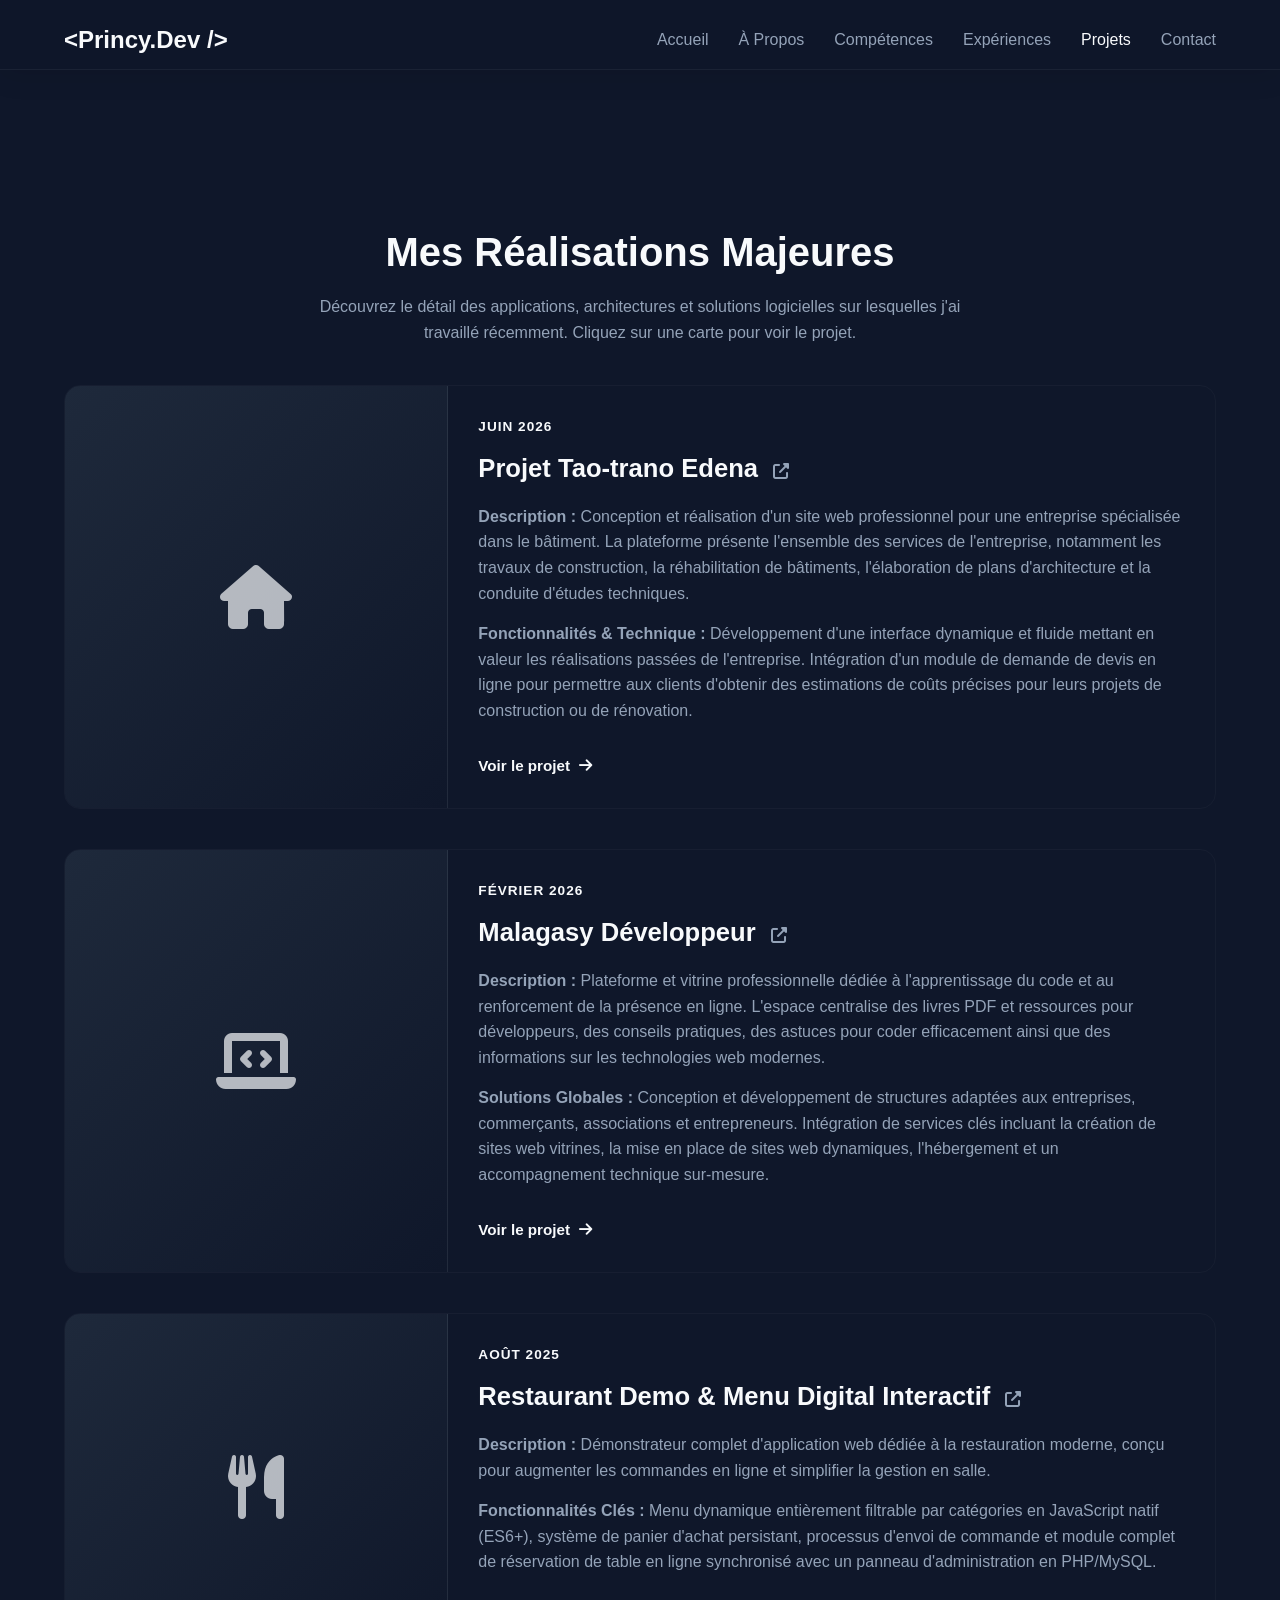
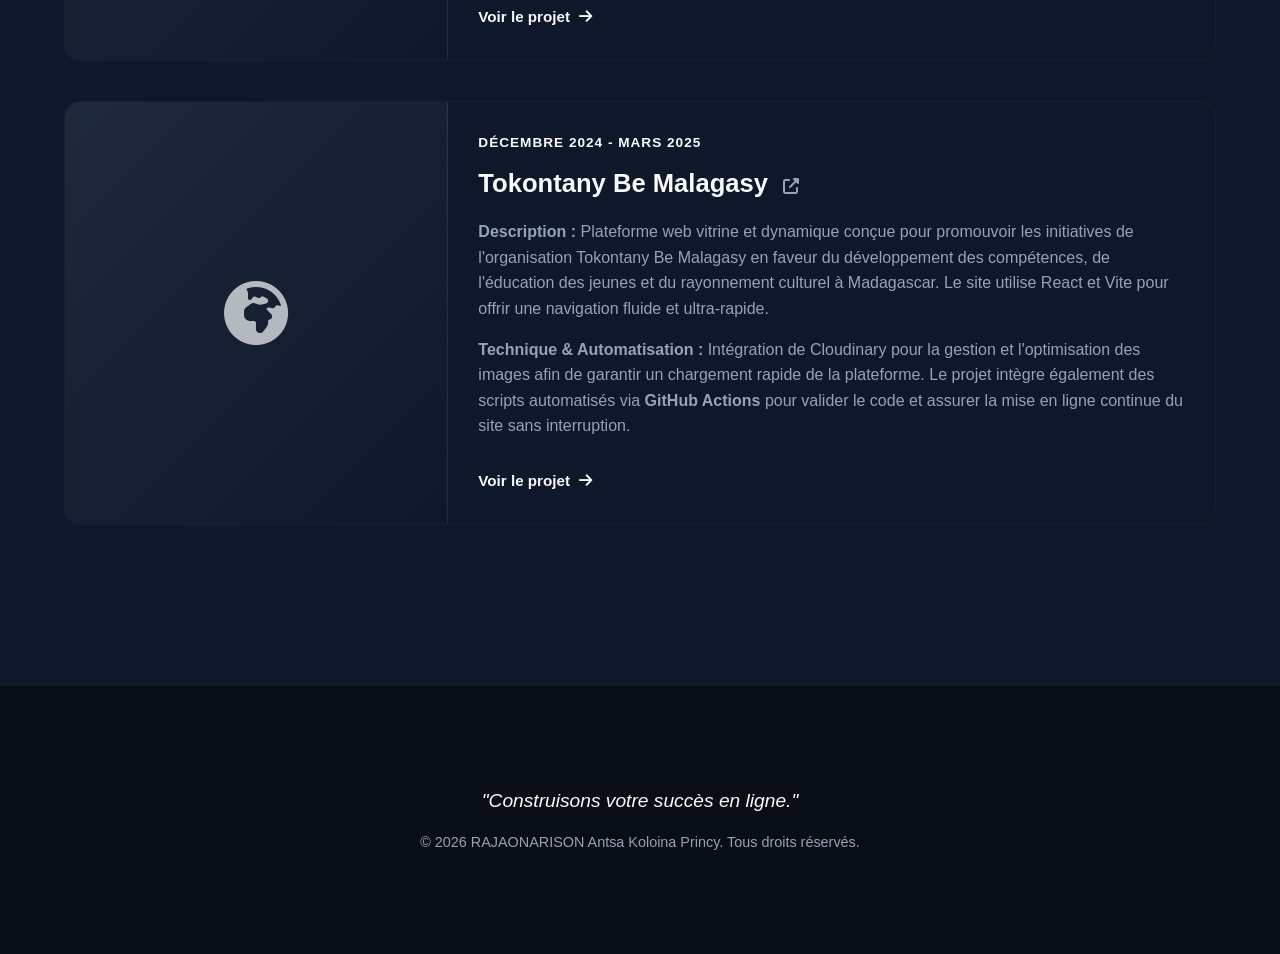
<file: projets.html>
<!DOCTYPE html>
<html lang="fr">
<head>
    <meta charset="UTF-8">
    <meta name="viewport" content="width=device-width, initial-scale=1.0">
    <title>Projets | RAJAONARISON Antsa Koloina Princy</title>
    <link rel="stylesheet" href="style.css">
    <link rel="stylesheet" href="https://cdnjs.cloudflare.com/ajax/libs/font-awesome/6.4.0/css/all.min.css">
</head>
<body>

    <header class="navbar">
        <div class="nav-container">
            <a href="index.html" class="logo">&lt;Princy.<span class="accent">Dev</span> /&gt;</a>
            <nav class="nav-links">
                <a href="index.html" class="nav-link">Accueil</a>
                <a href="propos.html" class="nav-link">À Propos</a>
                <a href="competences.html" class="nav-link">Compétences</a>
                <a href="experiences.html" class="nav-link">Expériences</a>
                <a href="projets.html" class="nav-link active">Projets</a>
                <a href="contact.html" class="nav-link">Contact</a>
            </nav>
            <div class="menu-toggle" id="mobile-menu" aria-label="Ouvrir le menu" role="button" tabindex="0">
                <span class="bar"></span><span class="bar"></span><span class="bar"></span>
            </div>
        </div>
    </header>

    <main class="page-container">
        <section class="detailed-section">
            <div class="container">
                <h1 class="page-title">Mes Réalisations <span class="accent">Majeures</span></h1>
                <p class="section-intro">Découvrez le détail des applications, architectures et solutions logicielles sur lesquelles j'ai travaillé récemment. Cliquez sur une carte pour voir le projet.</p>

                <div class="projects-detailed-gallery">

                    <a href="https://princy420.github.io/tao-trano_Edena/" target="_blank" rel="noopener noreferrer" class="project-detail-block">
                        <div class="project-media-placeholder">
                            <i class="fas fa-home project-large-icon"></i>
                        </div>
                        <div class="project-text-content">
                            <span class="project-detailed-tag">Juin 2026</span>
                            <h2>Projet Tao-trano Edena <i class="fas fa-external-link-alt external-icon"></i></h2>
                            <p>
                                <strong>Description :</strong> Conception et réalisation d'un site web professionnel pour une entreprise spécialisée dans le bâtiment. La plateforme présente l'ensemble des services de l'entreprise, notamment les travaux de construction, la réhabilitation de bâtiments, l'élaboration de plans d'architecture et la conduite d'études techniques.
                            </p>
                            <p>
                                <strong>Fonctionnalités & Technique :</strong> Développement d'une interface dynamique et fluide mettant en valeur les réalisations passées de l'entreprise. Intégration d'un module de demande de devis en ligne pour permettre aux clients d'obtenir des estimations de coûts précises pour leurs projets de construction ou de rénovation.
                            </p>
                            <span class="btn-project-link">Voir le projet <i class="fas fa-arrow-right"></i></span>
                        </div>
                    </a>
                    

                    <!-- PROJET 3 : MALAGASY DÉVELOPPEUR -->
                    <a href="https://malagasydeveloppeur.netlify.app/" target="_blank" rel="noopener noreferrer" class="project-detail-block">
                        <div class="project-media-placeholder">
                            <i class="fas fa-laptop-code project-large-icon"></i>
                        </div>
                        <div class="project-text-content">
                            <span class="project-detailed-tag">Février 2026</span>
                            <h2>Malagasy Développeur <i class="fas fa-external-link-alt external-icon"></i></h2>
                            <p>
                                <strong>Description :</strong> Plateforme et vitrine professionnelle dédiée à l'apprentissage du code et au renforcement de la présence en ligne. L'espace centralise des livres PDF et ressources pour développeurs, des conseils pratiques, des astuces pour coder efficacement ainsi que des informations sur les technologies web modernes.
                            </p>
                            <p>
                                <strong>Solutions Globales :</strong> Conception et développement de structures adaptées aux entreprises, commerçants, associations et entrepreneurs. Intégration de services clés incluant la création de sites web vitrines, la mise en place de sites web dynamiques, l'hébergement et un accompagnement technique sur-mesure.
                            </p>
                            <span class="btn-project-link">Voir le projet <i class="fas fa-arrow-right"></i></span>
                        </div>
                    </a>
                    
                    <!-- PROJET 2 : L'ETOILE DOREE -->
                    <a href="https://princy420.github.io/Projet-Restau/" target="_blank" rel="noopener noreferrer" class="project-detail-block">
                        <div class="project-media-placeholder">
                            <i class="fas fa-utensils project-large-icon"></i>
                        </div>
                        <div class="project-text-content">
                            <span class="project-detailed-tag">Août 2025</span>
                            <h2>Restaurant Demo & Menu Digital Interactif <i class="fas fa-external-link-alt external-icon"></i></h2>
                            <p>
                                <strong>Description :</strong> Démonstrateur complet d'application web dédiée à la restauration moderne, conçu pour augmenter les commandes en ligne et simplifier la gestion en salle.
                            </p>
                            <p>
                                <strong>Fonctionnalités Clés :</strong> Menu dynamique entièrement filtrable par catégories en JavaScript natif (ES6+), système de panier d'achat persistant, processus d'envoi de commande et module complet de réservation de table en ligne synchronisé avec un panneau d'administration en PHP/MySQL.
                            </p>
                            <span class="btn-project-link">Voir le projet <i class="fas fa-arrow-right"></i></span>
                        </div>
                    </a>


                    <!-- PROJET 1 : TOOKONTANY BE MALAGASY -->
                    <a href="https://rinaudgael.github.io/Final-TBM/" target="_blank" rel="noopener noreferrer" class="project-detail-block">
                        <div class="project-media-placeholder">
                            <i class="fas fa-globe-africa project-large-icon"></i>
                        </div>
                        <div class="project-text-content">
                            <span class="project-detailed-tag">Décembre 2024 - Mars 2025</span>
                            <h2>Tokontany Be Malagasy <i class="fas fa-external-link-alt external-icon"></i></h2>
                            <p>
                                <strong>Description :</strong> Plateforme web vitrine et dynamique conçue pour promouvoir les initiatives de l'organisation Tokontany Be Malagasy en faveur du développement des compétences, de l'éducation des jeunes et du rayonnement culturel à Madagascar. Le site utilise React et Vite pour offrir une navigation fluide et ultra-rapide.
                            </p>
                            <p>
                                <strong>Technique & Automatisation :</strong> Intégration de Cloudinary pour la gestion et l'optimisation des images afin de garantir un chargement rapide de la plateforme. Le projet intègre également des scripts automatisés via <strong>GitHub Actions</strong> pour valider le code et assurer la mise en ligne continue du site sans interruption.
                            </p>
                            <span class="btn-project-link">Voir le projet <i class="fas fa-arrow-right"></i></span>
                        </div>
                    </a>

                </div>
            </div>
        </section>
    </main>

    <footer class="footer">
        <div class="container footer-content">
            <p class="footer-slogan">"Construisons votre succès en ligne."</p>
            <p class="copyright">&copy; 2026 RAJAONARISON Antsa Koloina Princy. Tous droits réservés.</p>
        </div>
    </footer

    <script src="script.js"></script>
</body>
</html>
</file>
<file: style.css>
* {
    margin: 0;
    padding: 0;
    box-sizing: border-box;
    font-family: 'Segoe UI', Tahoma, Geneva, Verdana, sans-serif;
    scroll-behavior: smooth;
}



:root {
    --bg-main: #0f172a;
    --bg-surface: #1e293b;
    --accent: #0ea5e9;
    --accent-hover: #38bdf8;
    --text-primary: #f8fafc;
    --text-secondary: #94a3b8;
    --border: #334155;
    --navbar-height: 70px;
}

body {
    background-color: var(--bg-main);
    color: var(--text-primary);
    overflow-x: hidden;
}

.container {
    width: 90%;
    max-width: 1200px;
    margin: 0 auto;
    padding: 60px 0;
}

.accent { color: var(--accent); }

.btn {
    display: inline-block;
    padding: 12px 28px;
    border-radius: 8px;
    font-weight: 600;
    text-decoration: none;
    transition: all 0.3s ease;
}

.btn-primary { background-color: var(--accent); color: #fff; border: 2px solid var(--accent); }
.btn-primary:hover { background-color: var(--accent-hover); border-color: var(--accent-hover); transform: translateY(-2px); }
.btn-secondary { background-color: transparent; color: var(--text-primary); border: 2px solid var(--border); margin-left: 15px; }
.btn-secondary:hover { border-color: var(--accent); color: var(--accent); transform: translateY(-2px); }
.w-100 { width: 100%; }

/* NAVBAR  */
.navbar {
    position: fixed;
    top: 0; left: 0; width: 100%; height: var(--navbar-height);
    background: rgba(15, 23, 42, 0.85);
    backdrop-filter: blur(12px); -webkit-backdrop-filter: blur(12px);
    border-bottom: 1px solid var(--border); z-index: 1000;
}

.nav-container {
    max-width: 1200px; width: 90%; height: 100%; margin: 0 auto;
    display: flex; justify-content: space-between; align-items: center;
}

.logo { font-size: 1.5rem; font-weight: 700; color: var(--text-primary); text-decoration: none; }
.nav-links { display: flex; gap: 30px; }
.nav-link { color: var(--text-secondary); text-decoration: none; font-weight: 500; position: relative; padding: 5px 0; transition: color 0.3s; }
.nav-link:hover, .nav-link.active { color: var(--accent); }
.nav-link::after { content: ''; position: absolute; bottom: 0; left: 0; width: 0; height: 2px; background-color: var(--accent); transition: width 0.3s; }
.nav-link:hover::after, .nav-link.active::after { width: 100%; }

.menu-toggle { display: none; flex-direction: column; gap: 5px; cursor: pointer; }
.menu-toggle .bar { width: 25px; height: 3px; background-color: var(--text-primary); transition: all 0.3s; }

/* HERO */
.hero-section {
    min-height: 100vh; display: flex; align-items: center; position: relative;
    padding-top: var(--navbar-height);
    background: radial-gradient(circle at 80% 20%, rgba(14, 165, 233, 0.15) 0%, transparent 50%);
}

.hero-container { width: 90%; max-width: 1200px; margin: 0 auto; display: flex; justify-content: space-between; align-items: center; gap: 50px; }
.hero-text { flex: 1; }
.hero-title { font-size: 2.8rem; line-height: 1.2; margin-bottom: 15px; }
.hero-dynamic-title { font-size: 1.8rem; color: var(--text-secondary); margin-bottom: 25px; }
.hero-description { color: var(--text-secondary); font-size: 1.1rem; line-height: 1.6; margin-bottom: 35px; }

.hero-image-container { flex: 1; display: flex; justify-content: center; }
.profile-card { position: relative; border-radius: 20px; padding: 10px; background: linear-gradient(145deg, var(--border), transparent); border: 1px solid var(--border); }
.profile-img { width: 280px; height: 360px; object-fit: cover; border-radius: 15px; }
.profile-badge { position: absolute; bottom: -15px; right: -15px; background-color: var(--accent); padding: 8px 16px; border-radius: 30px; font-family: monospace; font-weight: bold; }

.section-title { font-size: 2.2rem; text-align: center; margin-bottom: 50px; }
.about-section { background-color: var(--bg-surface); }
.personal-info { display: flex; flex-wrap: wrap; gap: 20px; margin-top: 30px; border-top: 1px solid var(--border); padding-top: 20px; }
.info-item { display: flex; align-items: center; gap: 10px; }

/* SKILLS & PROJECTS */
.skills-grid, .projects-grid { display: grid; grid-template-columns: repeat(auto-fit, minmax(250px, 1fr)); gap: 30px; }
.skills-card, .project-card { background-color: var(--bg-surface); padding: 30px; border-radius: 12px; border: 1px solid var(--border); transition: all 0.3s ease; }
.skills-card:hover, .project-card:hover { transform: translateY(-5px); border-color: var(--accent); }
.skills-icon { font-size: 2.5rem; color: var(--accent); margin-bottom: 20px; }
.skills-list { list-style: none; }
.skills-list li { margin-bottom: 8px; color: var(--text-secondary); }

/* TIMELINE */
.experience-section { background-color: var(--bg-surface); }
.timeline { max-width: 800px; margin: 0 auto; border-left: 2px solid var(--border); padding-left: 30px; position: relative; }
.timeline-item { margin-bottom: 40px; position: relative; }
.timeline-dot { position: absolute; left: -41px; top: 5px; width: 20px; height: 20px; background-color: var(--bg-main); border: 3px solid var(--accent); border-radius: 50%; }
.timeline-date { font-weight: 700; color: var(--accent); }

/* CONTACT & FOOTER */
.contact-wrapper { display: grid; grid-template-columns: 1fr 1fr; gap: 50px; max-width: 900px; margin: 0 auto; }
.contact-method { display: flex; align-items: center; gap: 15px; color: var(--text-secondary); text-decoration: none; margin-bottom: 15px; }
.contact-form-panel .form-group { margin-bottom: 15px; }
.contact-form-panel input, .contact-form-panel textarea { width: 100%; padding: 12px; background-color: var(--bg-surface); border: 1px solid var(--border); border-radius: 8px; color: #fff; }

.footer { background-color: #0b0f19; border-top: 1px solid var(--border); padding: 30px 0; text-align: center; }
.footer-slogan { font-style: italic; color: var(--text-secondary); margin-bottom: 10px; }

/* RESPONSIVE */
@media (max-width: 768px) {
    .hero-container, .contact-wrapper { flex-direction: column; grid-template-columns: 1fr; text-align: center; }
    .nav-links { display: none; }
}
:root {
    --primary-color: #0f172a;  
    --secondary-color: #1e293b
    --accent-color: #0ea5e9;   
    --text-color: #f8fafc;    
    --text-muted: #94a3b8;     
    --white: #ffffff;
    --font-main: 'Segoe UI', Tahoma, Geneva, Verdana, sans-serif;
    --transition: all 0.3s ease;
}

* {
    margin: 0;
    padding: 0;
    box-sizing: border-box;
    text-decoration: none;
    list-style: none;
}

html {
    scroll-behavior: smooth;
}

body {
    font-family: var(--font-main);
    background-color: var(--primary-color);
    color: var(--text-color);
    line-height: 1.6;
}

.container {
    width: 90%;
    max-width: 1200px;
    margin: 0 auto;
}

.accent {
    color: var(--accent-color);
}

/* Boutons globaux */
.btn {
    display: inline-block;
    padding: 12px 28px;
    border-radius: 8px;
    font-weight: 600;
    transition: var(--transition);
    cursor: pointer;
    border: none;
}

.btn-primary {
    background-color: var(--accent-color);
    color: var(--white);
}

.btn-primary:hover {
    opacity: 0.9;
    transform: translateY(-2px);
}

.btn-secondary {
    background-color: transparent;
    color: var(--text-color);
    border: 2px solid var(--text-muted);
}

.btn-secondary:hover {
    border-color: var(--accent-color);
    color: var(--accent-color);
    transform: translateY(-2px);
}

.w-100 { width: 100%; }

/* Titles */
.page-title {
    font-size: 2.5rem;
    margin-bottom: 10px;
    text-align: center;
}

.section-intro {
    text-align: center;
    color: var(--text-muted);
    max-width: 700px;
    margin: 0 auto 40px auto;
}

.navbar {
    position: fixed;
    top: 0;
    left: 0;
    width: 100%;
    background-color: rgba(15, 23, 42, 0.95);
    backdrop-filter: blur(10px);
    z-index: 1000;
    box-shadow: 0 4px 30px rgba(0, 0, 0, 0.1);
    border-bottom: 1px solid rgba(255, 255, 255, 0.05);
}

.nav-container {
    display: flex;
    justify-content: space-between;
    align-items: center;
    height: 80px;
    width: 90%;
    max-width: 1200px;
    margin: 0 auto;
}

.logo {
    font-size: 1.5rem;
    font-weight: 700;
    color: var(--text-color);
}

.nav-links {
    display: flex;
    gap: 30px;
}

.nav-link {
    color: var(--text-muted);
    font-weight: 500;
    transition: var(--transition);
    position: relative;
    padding: 5px 0;
}

.nav-link:hover, .nav-link.active {
    color: var(--accent-color);
}

.nav-link.active::after {
    content: '';
    position: absolute;
    bottom: 0;
    left: 0;
    width: 100%;
    height: 2px;
    background-color: var(--accent-color);
}

/* Menu Burger Mobile */
.menu-toggle {
    display: none;
    flex-direction: column;
    gap: 5px;
    cursor: pointer;
}

.menu-toggle .bar {
    width: 25px;
    height: 3px;
    background-color: var(--text-color);
    transition: var(--transition);
}

/* Structure générale des pages détaillées */
.page-container {
    padding-top: 120px; 
    padding-bottom: 60px;
    min-height: calc(100vh - 80px);
}

.detailed-section {
    padding: 40px 0;
}

/* Footer */
.footer {
    background-color: #090d16;
    padding: 40px 0;
    border-top: 1px solid rgba(255, 255, 255, 0.05);
    text-align: center;
}

.footer-slogan {
    font-style: italic;
    color: var(--accent-color);
    margin-bottom: 15px;
    font-size: 1.2rem;
}

.copyright {
    color: var(--text-muted);
    font-size: 0.9rem;
}

/* -----------------------------------------------------------
   3. DESIGN DE LA PAGE : À PROPOS (propos.html)
----------------------------------------------------------- */
.about-grid-detailed {
    display: grid;
    grid-template-columns: 2fr 1fr;
    gap: 40px;
    margin-top: 40px;
}

.about-main-text h2 {
    margin-bottom: 20px;
}

.about-main-text p {
    color: var(--text-muted);
    margin-bottom: 20px;
    font-size: 1.1rem;
}

.custom-bullets {
    margin-top: 20px;
}

.custom-bullets li {
    margin-bottom: 12px;
    font-size: 1.05rem;
}

.custom-bullets i {
    margin-right: 10px;
}

.about-sidebar-cards {
    display: flex;
    flex-direction: column;
    gap: 20px;
}

.info-card-detailed {
    background-color: var(--secondary-color);
    padding: 25px;
    border-radius: 12px;
    border-left: 4px solid var(--accent-color);
}

.info-card-detailed h3 {
    margin-bottom: 15px;
    font-size: 1.2rem;
}

.info-card-detailed p {
    color: var(--text-muted);
    margin-bottom: 8px;
}

.institution {
    font-style: italic;
    font-size: 0.9rem;
}

.personal-info {
    display: flex;
    flex-direction: column;
    gap: 15px;
    margin-top: 30px;
    background: var(--secondary-color);
    padding: 20px;
    border-radius: 8px;
}

.info-item i {
    width: 25px;
}

/* -----------------------------------------------------------
   4. DESIGN DE LA PAGE : COMPÉTENCES (competences.html)
----------------------------------------------------------- */
.skills-detailed-grid {
    display: grid;
    grid-template-columns: repeat(auto-fit, minmax(280px, 1fr));
    gap: 30px;
    margin-top: 20px;
}

.skill-group-box {
    background-color: var(--secondary-color);
    padding: 30px;
    border-radius: 12px;
    transition: var(--transition);
    border: 1px solid rgba(255, 255, 255, 0.03);
}

.skill-group-box:hover {
    transform: translateY(-5px);
    border-color: rgba(14, 165, 233, 0.3);
}

.skill-group-box h2 {
    font-size: 1.4rem;
    margin-bottom: 10px;
}

.skill-group-box > p {
    color: var(--text-muted);
    font-size: 0.95rem;
    margin-bottom: 20px;
}

.tech-tags {
    display: flex;
    flex-wrap: wrap;
    gap: 10px;
    margin-bottom: 20px;
}

.tag {
    background-color: rgba(14, 165, 233, 0.1);
    color: var(--accent-color);
    padding: 6px 14px;
    border-radius: 20px;
    font-size: 0.85rem;
    font-weight: 600;
}

.skill-description {
    border-top: 1px solid rgba(255, 255, 255, 0.08);
    padding-top: 15px;
    color: var(--text-muted);
    font-size: 0.95rem;
}

/* -----------------------------------------------------------
   5. DESIGN DE LA PAGE : EXPÉRIENCES (experiences.html)
----------------------------------------------------------- */
.experience-detailed-list {
    display: flex;
    flex-direction: column;
    gap: 30px;
    max-width: 800px;
    margin: 40px auto 0 auto;
}

.exp-detail-card {
    background-color: var(--secondary-color);
    padding: 30px;
    border-radius: 12px;
    position: relative;
    border: 1px solid rgba(255, 255, 255, 0.03);
}

.exp-header {
    display: flex;
    justify-content: space-between;
    align-items: center;
    margin-bottom: 15px;
    flex-wrap: wrap;
    gap: 10px;
}

.exp-badge {
    background-color: #22c55e; /* Vert */
    color: white;
    padding: 4px 12px;
    border-radius: 6px;
    font-size: 0.85rem;
    font-weight: 600;
}

.exp-badge.text-network { background-color: #a855f7; } /* Violet */
.exp-badge.text-maintenance { background-color: #eab308; color: #000; } /* Jaune */

.exp-date {
    color: var(--text-muted);
    font-size: 0.95rem;
}

.exp-detail-card h2 {
    font-size: 1.5rem;
    margin-bottom: 5px;
}

.exp-detail-card h3 {
    color: var(--accent-color);
    font-size: 1.1rem;
    font-weight: 500;
    margin-bottom: 15px;
}

.exp-summary {
    font-size: 1.05rem;
    margin-bottom: 15px;
}

.exp-detail-card h4 {
    margin-bottom: 8px;
    font-size: 1rem;
}

.exp-detail-card ul {
    padding-left: 20px;
}

.exp-detail-card ul li {
    list-style-type: square;
    color: var(--text-muted);
    margin-bottom: 8px;
}

/* -----------------------------------------------------------
   6. DESIGN DE LA PAGE : PROJETS (projets.html)
----------------------------------------------------------- */
.projects-detailed-gallery {
    display: flex;
    flex-direction: column;
    gap: 40px;
    margin-top: 40px;
}

.project-detail-block {
    display: grid;
    grid-template-columns: 1fr 2fr;
    background-color: var(--secondary-color);
    border-radius: 16px;
    overflow: hidden;
    border: 1px solid rgba(255, 255, 255, 0.03);
}

.project-media-placeholder {
    background: linear-gradient(135deg, #1e293b 0%, #0f172a 100%);
    display: flex;
    justify-content: center;
    align-items: center;
    min-height: 200px;
    border-right: 1px solid rgba(255, 255, 255, 0.05);
}

.project-large-icon {
    font-size: 4rem;
    color: var(--accent-color);
    opacity: 0.7;
}

.project-text-content {
    padding: 30px;
}

.project-detailed-tag {
    color: var(--accent-color);
    font-size: 0.85rem;
    text-transform: uppercase;
    letter-spacing: 1px;
    font-weight: 700;
    display: block;
    margin-bottom: 10px;
}

.project-text-content h2 {
    font-size: 1.6rem;
    margin-bottom: 15px;
}

.project-text-content p {
    color: var(--text-muted);
    margin-bottom: 15px;
}

/* -----------------------------------------------------------
   7. DESIGN DE LA PAGE : CONTACT (contact.html)
----------------------------------------------------------- */
.contact-page-wrapper {
    display: grid;
    grid-template-columns: 1fr 1.3fr;
    gap: 40px;
    margin-top: 40px;
}

.contact-channels-panel h2, .contact-form-main-panel h2 {
    margin-bottom: 10px;
    font-size: 1.6rem;
}

.contact-channels-panel > p {
    color: var(--text-muted);
    margin-bottom: 30px;
}

.channel-cards-list {
    display: flex;
    flex-direction: column;
    gap: 15px;
}

.channel-card {
    display: flex;
    align-items: center;
    gap: 20px;
    background-color: var(--secondary-color);
    padding: 20px;
    border-radius: 10px;
    transition: var(--transition);
    color: inherit;
    border: 1px solid rgba(255, 255, 255, 0.02);
}

.channel-card:not(.no-link):hover {
    transform: translateX(5px);
    border-color: var(--accent-color);
}

.channel-icon {
    width: 50px;
    height: 50px;
    background-color: rgba(14, 165, 233, 0.1);
    color: var(--accent-color);
    border-radius: 50%;
    display: flex;
    justify-content: center;
    align-items: center;
    font-size: 1.3rem;
}

.channel-text h3 {
    font-size: 1rem;
    color: var(--text-muted);
    font-weight: 400;
}

.channel-text span {
    font-weight: 600;
    font-size: 1.1rem;
}

/* Formulaire HTML */
.contact-form-main-panel {
    background-color: var(--secondary-color);
    padding: 40px;
    border-radius: 16px;
}

.form-row {
    margin-bottom: 20px;
}

.form-group-page {
    display: flex;
    flex-direction: column;
    gap: 8px;
}

.form-group-page label {
    font-size: 0.95rem;
    font-weight: 500;
}

.form-group-page input, .form-group-page textarea {
    background-color: var(--primary-color);
    border: 1px solid rgba(255, 255, 255, 0.1);
    padding: 14px;
    border-radius: 8px;
    color: var(--text-color);
    font-family: inherit;
    font-size: 1rem;
    transition: var(--transition);
}

.form-group-page input:focus, .form-group-page textarea:focus {
    outline: none;
    border-color: var(--accent-color);
    box-shadow: 0 0 0 2px rgba(14, 165, 233, 0.2);
}

.submit-large {
    display: flex;
    align-items: center;
    justify-content: center;
    gap: 10px;
    font-size: 1.05rem;
    margin-top: 10px;
}

/* -----------------------------------------------------------
   8. RESPONSIVE DESIGN (MEDIA QUERIES)
----------------------------------------------------------- */
@media (max-width: 968px) {
    .about-grid-detailed, .contact-page-wrapper, .project-detail-block {
        grid-template-columns: 1fr;
    }
    
    .project-media-placeholder {
        border-right: none;
        border-bottom: 1px solid rgba(255, 255, 255, 0.05);
    }

    .menu-toggle {
        display: flex;
    }

    .nav-links {
        position: absolute;
        top: 80px;
        left: -100%;
        width: 100%;
        height: calc(100vh - 80px);
        background-color: var(--primary-color);
        flex-direction: column;
        align-items: center;
        padding-top: 50px;
        transition: 0.4s ease;
        box-shadow: 0 10px 15px rgba(0,0,0,0.3);
    }

    .nav-links.active {
        left: 0;
    }

    /* Animation burger en croix */
    .menu-toggle.active .bar:nth-child(1) {
        transform: translateY(8px) rotate(45deg);
    }
    .menu-toggle.active .bar:nth-child(2) {
        opacity: 0;
    }
    .menu-toggle.active .bar:nth-child(3) {
        transform: translateY(-8px) rotate(-45deg);
    }
}

/* Styles pour les projets cliquables */
a.project-detail-block {
    color: inherit; /* Conserve la couleur de texte globale */
    transition: var(--transition);
    cursor: pointer;
}

a.project-detail-block:hover {
    transform: translateY(-5px);
    border-color: var(--accent-color);
    box-shadow: 0 10px 30px rgba(14, 165, 233, 0.1);
    background-color: #24324d; /* Légère coloration au survol */
}

/* Petite icône de lien externe à côté du titre */
.external-icon {
    font-size: 1rem;
    color: var(--text-muted);
    margin-left: 8px;
    transition: var(--transition);
}

a.project-detail-block:hover .external-icon {
    color: var(--accent-color);
    transform: translate(2px, -2px);
}

/* Faux bouton "Voir le projet" en bas de la carte */
.btn-project-link {
    display: inline-block;
    margin-top: 15px;
    color: var(--accent-color);
    font-weight: 600;
    font-size: 0.95rem;
    transition: var(--transition);
}

.btn-project-link i {
    margin-left: 5px;
    transition: var(--transition);
}

a.project-detail-block:hover .btn-project-link i {
    transform: translateX(5px);
}

/* Couleur d'accentuation spécifique pour WhatsApp au survol */
.channel-card.whatsapp-card:hover {
    border-color: #25d366;
}

.channel-card.whatsapp-card:hover .channel-icon {
    background-color: rgba(37, 211, 102, 0.1);
    color: #25d366;
}
/* Couleur d'accentuation spécifique pour l'Email au survol */
.channel-card.email-card:hover {
    border-color: #ea4335; /* Rouge Gmail */
}

.channel-card.email-card:hover .channel-icon {
    background-color: rgba(234, 67, 53, 0.1);
    color: #ea4335;
}
/* Couleur d'accentuation spécifique pour la Localisation au survol */
.channel-card.location-card:hover {
    border-color: #ea4335; /* Rouge Google Maps */
}

.channel-card.location-card:hover .channel-icon {
    background-color: rgba(234, 67, 53, 0.1);
    color: #ea4335;
}
/* Couleur d'accentuation spécifique pour le Téléphone au survol */
.channel-card.phone-card:hover {
    border-color: #0ea5e9; /* Cyan / Bleu d'accentuation */
}

.channel-card.phone-card:hover .channel-icon {
    background-color: rgba(14, 165, 233, 0.1);
    color: #0ea5e9;
}
/* Tailles réduites pour les boutons secondaires de contenu */
.btn-sm {
    padding: 8px 18px;
    font-size: 0.9rem;
    display: inline-flex;
    align-items: center;
    gap: 8px;
}

/* Changement de couleur au survol du bouton Facebook */
.btn-secondary:hover .fa-facebook {
    color: #1877f2; /* Bleu officiel Facebook */
}

/* --- SECTION SPECIFIQUE MALAGASY DEVELOPPEUR --- */
.malagasy-dev-section {
    background-color: rgba(30, 41, 59, 0.3);
    padding: 40px;
    border-radius: 16px;
    border: 1px solid rgba(255, 255, 255, 0.05);
}

.services-twin-grid {
    display: grid;
    grid-template-columns: 1fr 1fr;
    gap: 30px;
}

.hub-card {
    background-color: var(--secondary-color);
    padding: 30px;
    border-radius: 12px;
    border: 1px solid rgba(255, 255, 255, 0.02);
}

.hub-list {
    padding: 0;
}

.hub-list li {
    position: relative;
    padding-left: 28px;
    margin-bottom: 15px;
    color: var(--text-muted);
    font-size: 0.98rem;
    list-style: none;
}

.hub-list li i {
    position: absolute;
    left: 0;
    top: 4px;
    font-size: 1rem;
}

.hub-list li strong {
    color: var(--text-color);
}

/* Rendu responsive pour tablettes et téléphones */
@media (max-width: 868px) {
    .services-twin-grid {
        grid-template-columns: 1fr;
    }
    .malagasy-dev-section {
        padding: 25px 20px;
    }
}
</file>
